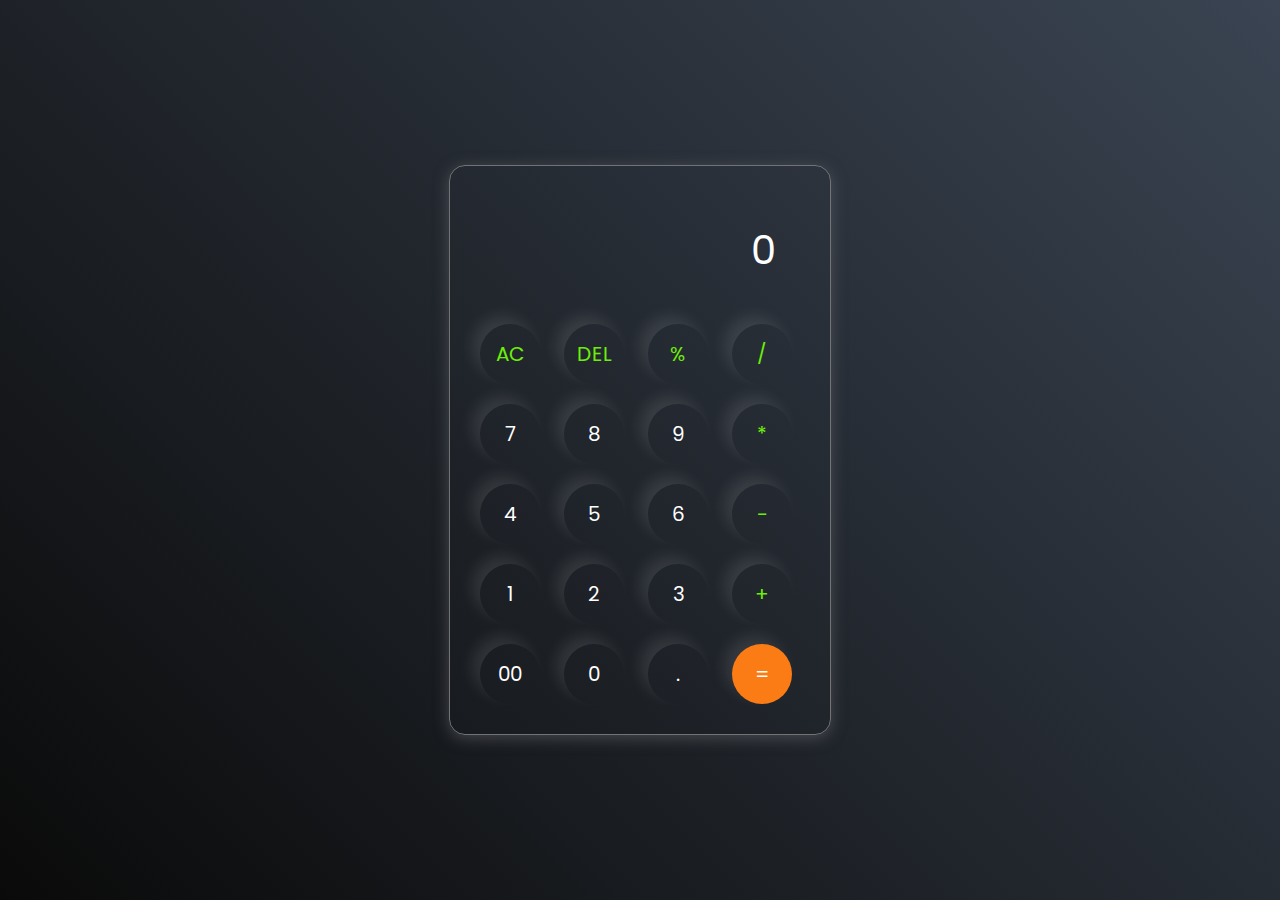
<file: calculator.html>
<!DOCTYPE html>
<html lang="en"></html>
<head>
    <meta charset="UTF_8">
    <meta http_equiv="X-UA-Compatible" content="IE=edge">
    <meta name="viewport" content="width=device_width, initial-scale=1">
    <link rel="stylesheet" href="calculator.css">
    <title>Calculator</title>

</head>
<body>
    <div class="calculator">
        <input type="text" placeholder="0" id="inputBox">
        <div>
            <button class="operator">AC</button>
            <button class="operator">DEL</button>
            <button class="operator">%</button>
            <button class="operator">/</button>
        </div>
        <div>
            <button>7</button>
            <button>8</button>
            <button>9</button>
            <button class="operator">*</button>
        </div>
        <div>
            <button>4</button>
            <button>5</button>
            <button>6</button>
            <button class="operator">-</button>
        </div>
        <div>
            <button>1</button>
            <button>2</button>
            <button>3</button>
            <button class="operator">+</button>
        </div>
        <div>
            <button>00</button>
            <button>0</button>
            <button>.</button>
            <button class="equalBtn">=</button>
        </div>

    </div>
    <script src="calculator.js"></script>
</body>
</html>
</file>
<file: calculator.css>
@import url('https://fonts.googleapis.com/css2?family=Poppins:ital,wght@0,100;0,200;0,300;0,400;0,500;0,600;0,700;0,800;0,900;1,100;1,200;1,300;1,400;1,500;1,600;1,700;1,800;1,900&display=swap');
*{
    margin: 0;
    padding: 0;
    box-sizing: border-box;
    font-family: "Poppins", sans-serif;
}

body{
    width: 100%;
    height: 100vh;
    display: flex;
    justify-content: center;
    align-items: center;
    background: linear-gradient(45deg, #0a0a0a, #3a4452);
}
.calculator{
    border: 1px solid #717377;
    padding: 20px;
    border-radius: 16px;
    background: transparent;
    box-shadow: 0px 3px 15px rgba(113, 115, 119, 0.5);

}
input{
    width: 320px;
    border: none;
    padding: 24px;
    margin: 10px;
    background: transparent;
    box-shadow: 0px 3px 15px rgbs(84,84,84,0.1);
    font-size: 40px;
    text-align: right;
    cursor: pointer;
    color: #ffffff;
}
input::placeholder{
    color: #ffffff;
}
button{
    border: none;
    width: 60px;
    height: 60px;
    margin: 10px;
    border-radius: 50%;
    background: transparent;
    color: #ffffff;
    font-size: 20px;
    box-shadow: -8px -8px 15px rgba(255, 255, 255, 0.1);
}
.equalBtn{
    background-color: #fb7c14;
}
.operator{
    color: #6dee0a
}
</file>
